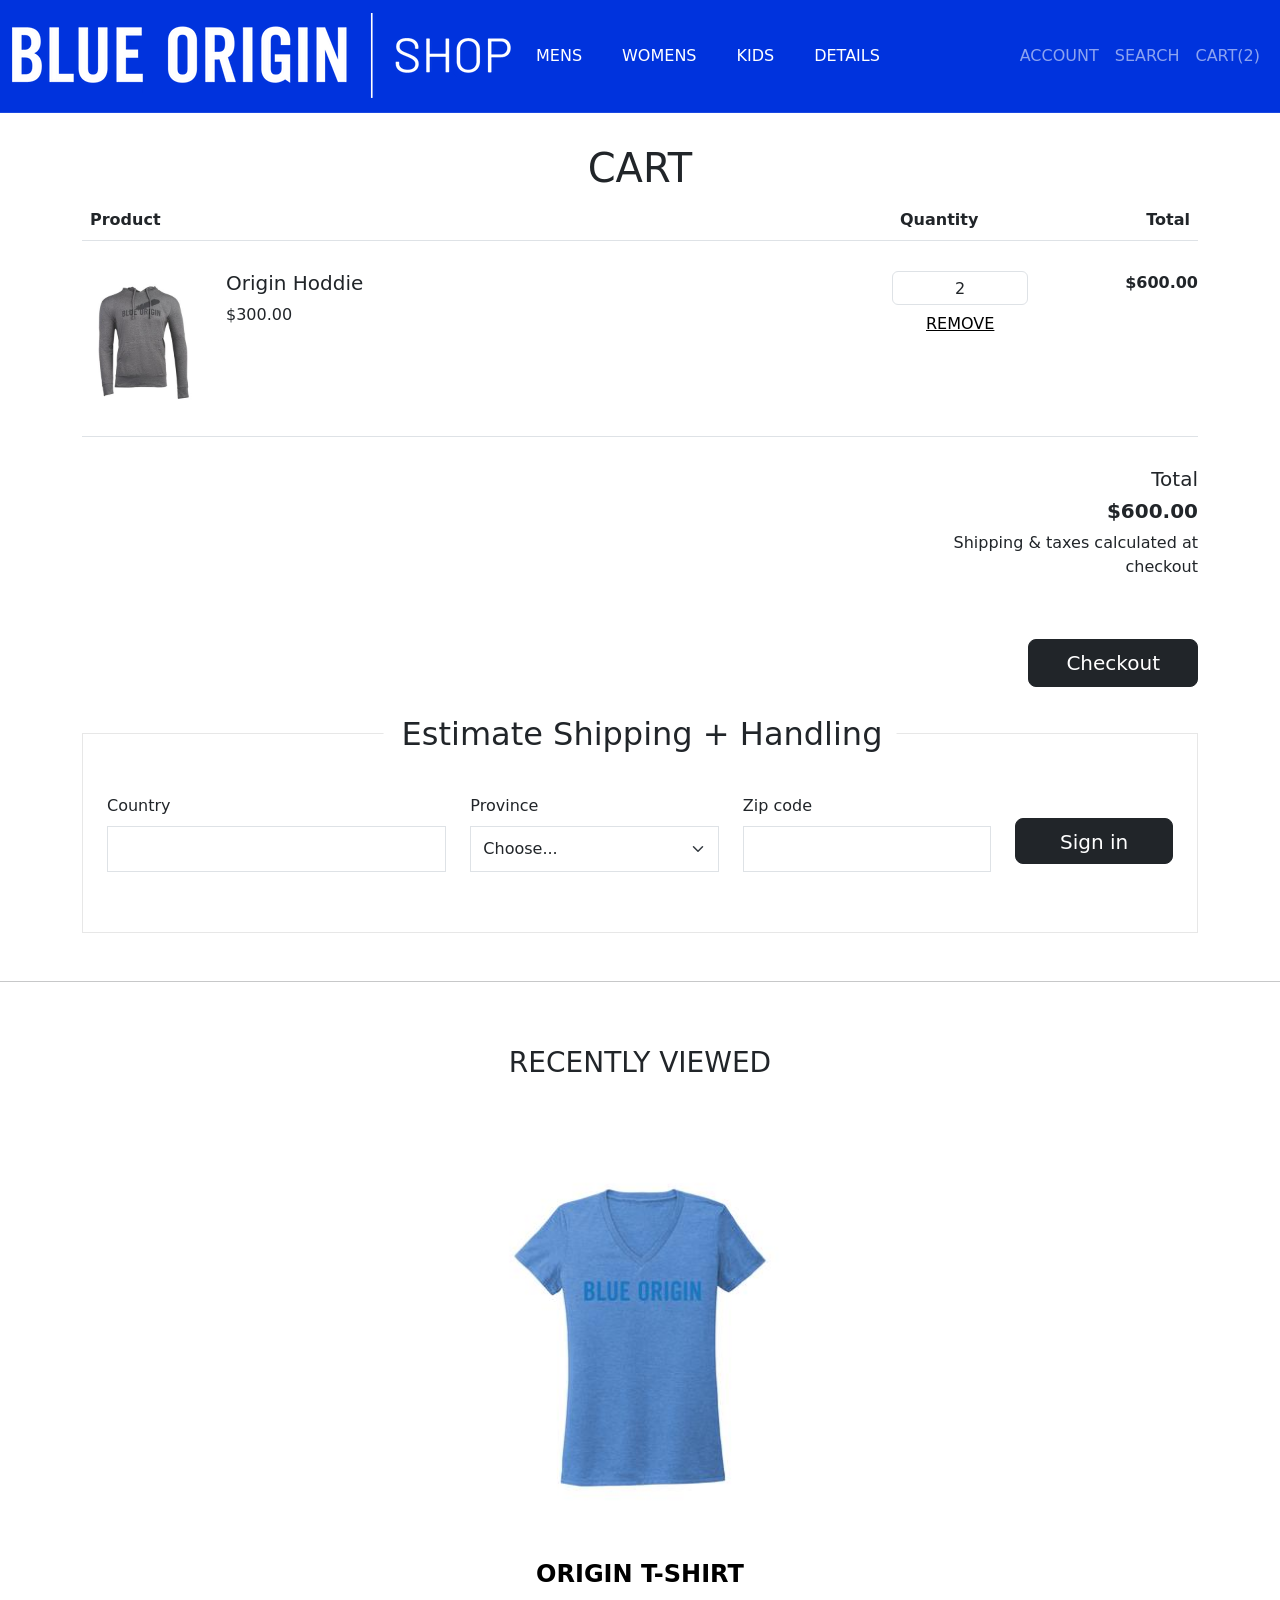
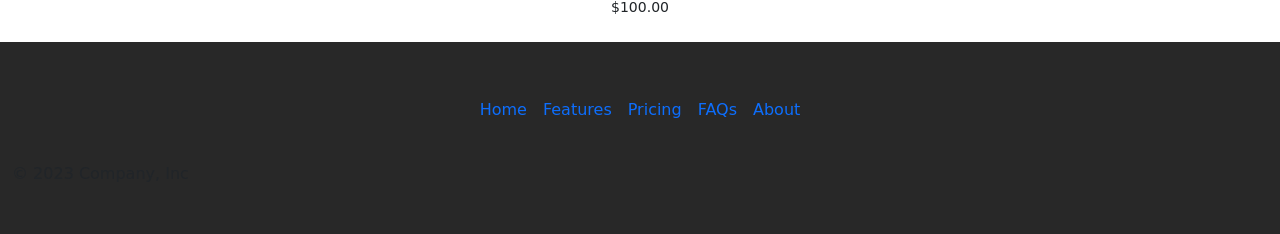
<file: cart.html>
<!doctype html>
<html lang="en" data-bs-theme="auto">

<head>
    <meta charset="utf-8">
    <meta name="viewport" content="width=device-width, initial-scale=1">
    <meta name="description" content="">
    <meta name="author" content="Mark Otto, Jacob Thornton, and Bootstrap contributors">
    <meta name="generator" content="Hugo 0.111.3">
    <title>Blue Origin - Cart</title>

    <link rel="canonical" href="https://getbootstrap.com/docs/5.3/examples/carousel/">

    <!-- Bootstrap -->
    <link href="assets/dist/css/bootstrap.min.css" rel="stylesheet">
    <!-- Custom styles for this template -->
    <link href="assets/css/style.css" rel="stylesheet">
    <link rel="stylesheet" href="assets/css/main.css">
</head>

<body>
    <!-- Start:Header  -->

    <header data-bs-theme="Blue">
        <nav class="navbar navbar-expand-md navbar-dark fixed-top bg-blue border-bottom">
            <div class="container-fluid">
                <a class="navbar-brand" href="index.html">
                    <img src="assets/img/logo.png " />
                </a>
                <button class="navbar-toggler" type="button" data-bs-toggle="collapse" data-bs-target="#navbarCollapse"
                    aria-controls="navbarCollapse" aria-expanded="false" aria-label="Toggle navigation">
                    <span class="navbar-toggler-icon"></span>
                </button>
                <div class="collapse navbar-collapse" id="navbarCollapse">
                    <ul class="navbar-nav me-auto mb-2 mb-md-0">
                        <li class="nav-item dropdown pe-4">
                            <a class="nav-link dropdown-toggle" href="men_list.html" id="dropdown01"
                                data-bs-toggle="dropdown01">MENS</a>

                        </li>

                        <li class="nav-item dropdown pe-4">
                            <a class="nav-link dropdown-toggle" href="women_list.html" id="dropdown01"
                                data-bs-toggle="dropdown01">WOMENS</a>

                        </li>


                        <li class="nav-item dropdown pe-4">
                            <a class="nav-link dropdown-toggle" href="#!" id="dropdown01"
                                data-bs-toggle="dropdown">KIDS</a>
                    
                        </li>

            
                        <li class="nav-item dropdown pe-4">
                            <a class="nav-link dropdown-toggle" href="details.html" id="dropdown01"
                                data-bs-toggle="dropdown01">DETAILS</a>

                        </li>


                    </ul>
                    <ul class="navbar-nav ms-auto mb-2 mb-md-0">
                        <li class="nav-item">
                            <a class="nav-link text-uppercase" aria-current="page" href="#">Account</a>
                        </li>
                        <li class="nav-item">
                            <a class="nav-link text-uppercase" href="#">Search</a>
                        </li>
                        <li class="nav-item text-uppercase">
                            <a class="nav-link" href="cart.html">Cart(2)</a>
                        </li>
                    </ul>
                </div>
            </div>
        </nav>
    </header>
    <!-- End:Header  -->


    <main>
        <!-- Cart Section -->
        <div class="container text-center pt-5 mt-5 mb-md-5">
            <h1><span>CART</span></h1>
            <!-- Start:Cart List -->
            <div class="row align-items-center">
                <div class="col-md-12">
                    <div class="col-sm-12 col-md-12">
                        <table class="table text-md-start">
                            <thead>
                                <tr>
                                    <th>Product</th>

                                    <th>Quantity</th>

                                    <th class="text-end">Total</th>
                                </tr>
                            </thead>
                            <tbody>
                                <tr>
                                    <td class="col-sm-8 col-md-6">
                                        <div class="media d-flex text-start">
                                            <a class="thumbnail pull-left" href="#!"> <img class="media-object"
                                                    src="assets/img/shopimages/Lightweight-Hooded-tee_360x.jpg" /> </a>
                                            <div class="media-body ps-4">

                                                <h5 class="media-heading">Origin Hoddie</h5>
                                                <span>$300.00 </span>
                                            </div>
                                        </div>
                                    </td>

                                    <td class="col-sm-1 col-md-1" style="text-align: center">
                                        <input type="email" class="form-control" id="exampleInputEmail1" value="2" />
                                        <button type="button" class="btn btn-link"><span class="fa fa-remove"></span>
                                            Remove</button>
                                    </td>

                                    <td class="col-sm-1 col-md-1 text-end"><strong>$600.00</strong></td>
                                </tr>
                                <tr>
                                    <td class="border-0"></td>

                                    <td class="text-end border-0" colspan="2">
                                        <h5>Total</h5>
                                        <h5><strong>$600.00</strong></h5>
                                        <p>Shipping & taxes calculated at checkout</p>
                                    </td>
                                </tr>
                                <tr>
                                    <td class="border-0"></td>
                                    <td class="border-0">

                                    </td>
                                    <td class="border-0">
                                        <button type="button"
                                            class="btn btn-dark btn-lg w-100">Checkout <span
                                                class="fa fa-play"></span></button>
                                    </td>
                                </tr>
                            </tbody>
                        </table>
                    </div>

                </div>
            </div><!-- Start:Cart List -->

            <!-- Start:Estimator -->
            <div class="row">
                <div class="col-md-12">
                    <div class="Panel">
                        <h2 class="Panel__Title Heading u-h2 ShippingEstimator__Title">Estimate Shipping + Handling</h2>

                        <div class="row text-start">
                            <div class="col-md-4">
                                <label for="inputCity" class="form-label">Country</label>
                                <input type="text" class="form-control rounded-0" id="inputCity">
                            </div>
                            <div class="col-md-3">
                                <label for="inputState" class="form-label">Province</label>
                                <select id="inputState" class="form-select rounded-0">
                                    <option selected>Choose...</option>
                                    <option>...</option>
                                </select>
                            </div>
                            <div class="col-md-3">
                                <label for="inputZip" class="form-label">Zip code</label>
                                <input type="text" class="form-control rounded-0" id="inputZip">
                            </div>
                            
                            <div class="col-2">
                                <label>&nbsp;</label>
                                <button type="submit" class="btn btn-dark btn-lg w-100">Sign in</button>
                            </div>
                        </div>
                    </div>

                </div>
            </div><!-- End:Recently Viewed -->
        </div>

        
        <hr>

        <!-- Start:Recently Viewed -->
        <div class="container text-center">

            <div class="row py-5">
                <div class="col-md-12">
                    <h3>RECENTLY VIEWED</h3>
                </div>
            </div>
            <div class="row justify-content-center">
                <div class="col-md-4">
                    <div class="featureContent position-relative">
                        <div class="featuredHoveredImg">
                            <img src="assets/img/shopimages/v-neck-womens_360x.jpg" class="img-fluid" />
                        </div>
                        <div class="py-4">
                            <h4>Origin T-Shirt</h4>
                            <p>$100.00</p>
                        </div>
                    </div>
                </div>

            </div>
        </div><!-- End:Recently Viewed -->


        <!-- FOOTER -->

        <footer class="bg-grey py-5">
            <div class="container-fluid">
                <ul class="nav justify-content-center pb-3 mb-3">
                    <li class="nav-item"><a href="index.html" class="nav-link px-2">Home</a></li>
                    <li class="nav-item"><a href="#" class="nav-link px-2">Features</a></li>
                    <li class="nav-item"><a href="cart.html" class="nav-link px-2">Pricing</a></li>
                    <li class="nav-item"><a href="#" class="nav-link px-2">FAQs</a></li>
                    <li class="nav-item"><a href="#" class="nav-link px-2">About</a></li>
                </ul>
                <p class="text-body-primary text-center text-md-start">&copy; 2023 Company, Inc</p>
            </div>
        </footer>

    </main>

  <!-- Jquery -->
  <script src="https://cdnjs.cloudflare.com/ajax/libs/jquery/3.1.0/jquery.min.js"></script>

  <!-- Bootstrap Bundle Js -->
  <script src="assets/dist/js/bootstrap.bundle.min.js"></script>

  <!-- Plus minu for range selector -->
  <script>
    $(document).ready(function () {
      $('.minus').click(function () {
        var $input = $(this).parent().find('input');
        var count = parseInt($input.val()) - 1;
        count = count < 1 ? 1 : count;
        $input.val(count);
        $input.change();
        return false;
      });
      $('.plus').click(function () {
        var $input = $(this).parent().find('input');
        $input.val(parseInt($input.val()) + 1);
        $input.change();
        return false;
      });
    });
  </script>

</body>

</html>
</file>
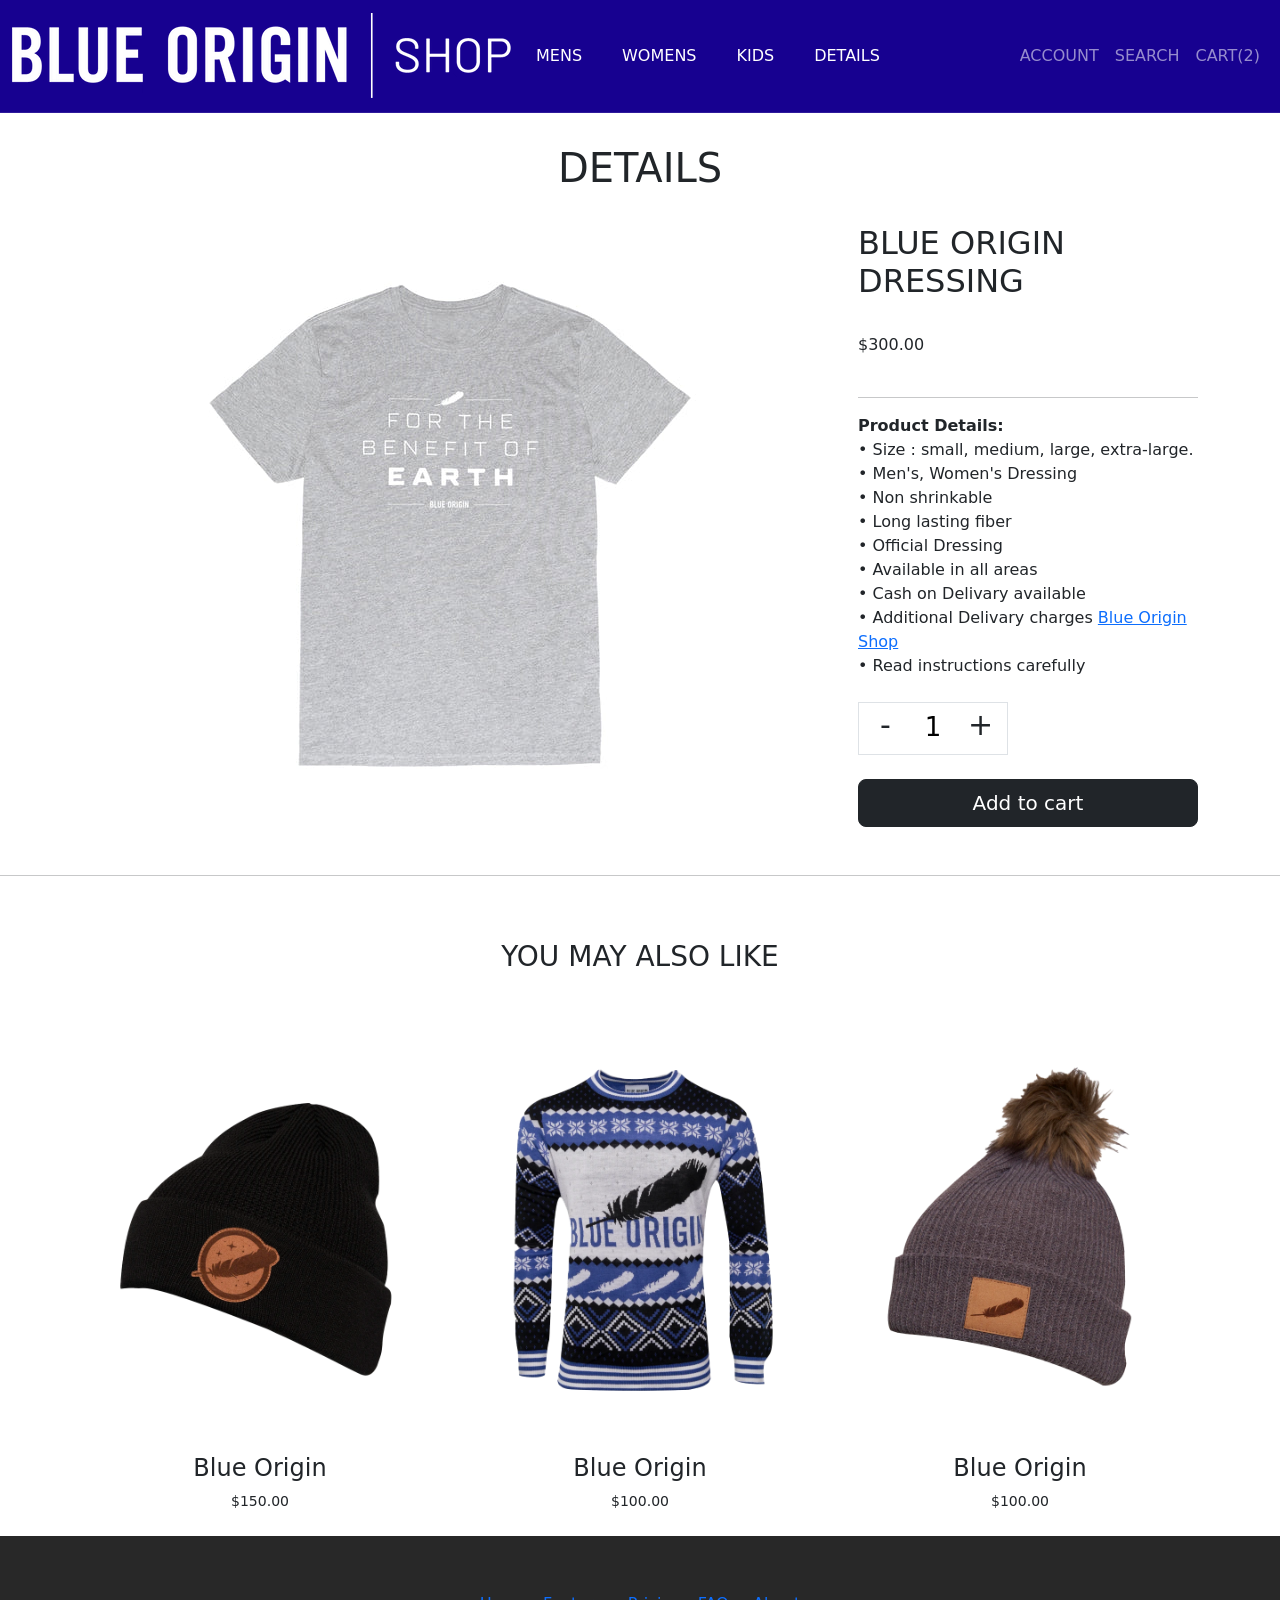
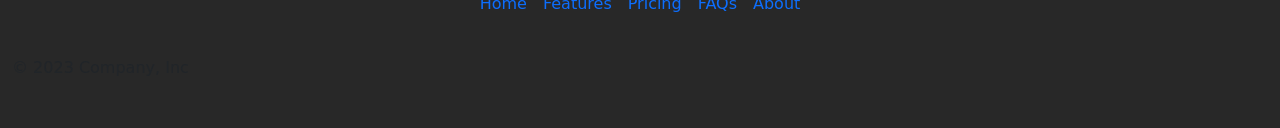
<file: details.html>
<!doctype html>
<html lang="en" data-bs-theme="auto">

<head>
  <meta charset="utf-8">
  <meta name="viewport" content="width=device-width, initial-scale=1">
  <meta name="description" content="">
  <meta name="author" content="Mark Otto, Jacob Thornton, and Bootstrap contributors">
  <meta name="generator" content="Hugo 0.111.3">
  <title>Blue Origin - Details</title>

  <link rel="canonical" href="https://getbootstrap.com/docs/5.3/examples/carousel/">

  <!-- Bootstrap -->
  <link href="assets/dist/css/bootstrap.min.css" rel="stylesheet">
  <!-- Custom styles for this template -->
  <link href="assets/css/style.css" rel="stylesheet">
</head>

<body>
  <!-- Start:Header  -->

  <header data-bs-theme="blue">
    <nav class="navbar navbar-expand-md navbar-dark fixed-top bg-blue border-bottom">
      <div class="container-fluid">
        <a class="navbar-brand" href="index.html">
          <img src="assets/img/logo.png " />
        </a>
        <button class="navbar-toggler" type="button" data-bs-toggle="collapse" data-bs-target="#navbarCollapse"
          aria-controls="navbarCollapse" aria-expanded="false" aria-label="Toggle navigation">
          <span class="navbar-toggler-icon"></span>
        </button>
        <div class="collapse navbar-collapse" id="navbarCollapse">
          <ul class="navbar-nav me-auto mb-2 mb-md-0">
            <li class="nav-item dropdown pe-4">
              <a class="nav-link dropdown-toggle" href="men_list.html" id="dropdown01" data-bs-toggle="dropdown">MENS</a>
              <div class="dropdown-menu rounded-0" aria-labelledby="dropdown01">
                <a class="dropdown-item" href="men_list.html">Shirts</a>
                <a class="dropdown-item" href="#">Outerwear</a>
                <a class="dropdown-item" href="#">View All</a>
              </div>
            </li>

            <li class="nav-item dropdown pe-4">
              <a class="nav-link dropdown-toggle" href="women_list.html" id="dropdown01" data-bs-toggle="dropdown">WOMENS</a>
              <div class="dropdown-menu rounded-0" aria-labelledby="dropdown01">
                <a class="dropdown-item" href="women_list.html">Shirts</a>
                <a class="dropdown-item" href="#">Outerwear</a>
                <a class="dropdown-item" href="#">View All</a>
              </div>
            </li>

            <li class="nav-item dropdown pe-4">
              <a class="nav-link dropdown-toggle" href="#" id="dropdown01" data-bs-toggle="dropdown">KIDS</a>
              <div class="dropdown-menu rounded-0" aria-labelledby="dropdown01">
                <a class="dropdown-item" href="#">Shirts</a>
                <a class="dropdown-item" href="#">Outerwear</a>
                <a class="dropdown-item" href="#">View All</a>
              </div>
            </li>

        
            <li class="nav-item dropdown pe-4">
              <a class="nav-link dropdown-toggle" href="details.html" id="dropdown01" data-bs-toggle="dropdown01">DETAILS</a>
              <div class="dropdown-menu rounded-0" aria-labelledby="dropdown01">
                <a class="dropdown-item" href="#">View All</a>
              </div>
            </li>


          </ul>
          <ul class="navbar-nav ms-auto mb-2 mb-md-0">
            <li class="nav-item">
              <a class="nav-link text-uppercase" aria-current="page" href="#">Account</a>
            </li>
            <li class="nav-item">
              <a class="nav-link text-uppercase" href="#">Search</a>
            </li>
            <li class="nav-item text-uppercase">
              <a class="nav-link" href="cart.html">Cart(2)</a>
            </li>
          </ul>
        </div>
      </div>
    </nav>
  </header>
  <!-- End:Header  -->


  <main>
    <!-- Hero Section -->


    <!-- Content Section -->
    <div class="container text-center pt-5 mt-5 mb-md-5">
      <H1><span>DETAILS</span></H1>
      <span><br></span>
      <div class="row align-items-center">
        <div class="col-md-8">
          <div class="carousel-container justify-content-center">
            <!-- data-bs-interval: the amount of time to delay between automatically cycling an item. If false, carousel will not automatically cycle -->
            <!-- data-bs wrap: whether the carousel should cycle continuously (i.e go from first to last and vice-versa) -->
            <div id="vertical-carousel" class="carousel slide" data-bs-ride="carousel" data-bs-interval="false"
              data-bs-wrap="false">
              <!-- Carousel slide indicators -->
              <ol class="carousel-indicators">
                <li data-bs-target="#vertical-carousel" data-bs-slide-to="0" class="active" aria-current="true"
                  aria-label="Slide 1"></li>
                <li data-bs-target="#vertical-carousel" data-bs-slide-to="1" aria-label="Slide 2"></li>
                <li data-bs-target="#vertical-carousel" data-bs-slide-to="2" aria-label="Slide 3"></li>
                <li data-bs-target="#vertical-carousel" data-bs-slide-to="3" aria-label="Slide 4"></li>
              </ol>
              <div class="carousel-inner">
                <!-- Carousel item represents each slide -->
                <div class="carousel-item active">
                  <img src="assets/img/shopimages/business-shirt_360x.jpg" class="img-fluid" />
                </div>
                <div class="carousel-item">
                  <img src="assets/img/shopimages/Lightweight-Hooded-tee_360x.jpg" />
                </div>
                <div class="carousel-item">
                  <img src="assets/img/shopimages/flowry-back_360x.jpg" />
                </div>
                <div class="carousel-item">
                  <img src="assets/img/featured-4.png" />
                </div>
              </div>
            </div>

          </div>
        </div>
        <div class="col-md-4 text-start">
          <div class="ps-3">
            <div>
              <h2 class="text-uppercase">Blue Origin Dressing</h2>
              <div>
                <div>&nbsp;</div>
                $300.00
                <div>&nbsp;</div>
              </div>
              <hr>
              <div>
                <div>
                  <strong data-mce-fragment="1">Product Details:</strong><br data-mce-fragment="1" />
                  &bull;&nbsp;Size : small, medium, large, extra-large.<br data-mce-fragment="1" />
                  &bull;&nbsp;Men's, Women's Dressing<br data-mce-fragment="1" />
                  &bull;&nbsp;Non shrinkable<br data-mce-fragment="1" />
                  &bull;&nbsp;Long lasting fiber<br data-mce-fragment="1" />
                  &bull;&nbsp;Official Dressing<br />
                  &bull;&nbsp;Available in all areas&nbsp;<br data-mce-fragment="1" />
                  &bull;&nbsp;Cash on Delivary available<br />
                  &bull; Additional Delivary charges <a
                    title="Falcon 9 launch bundle" href="https://estesrockets.com/falcon-9-bundle/" target="_blank"
                    rel="noopener noreferrer">Blue Origin Shop</a>
                  <br />
                  &bull; Read instructions carefully
                </div>
              </div>
            </div>
            <form accept-charset="UTF-8" action="" enctype="multipart/form-data" method="post">
              <div>
                <div class="number d-flex border mt-4 mb-4 justify-content-center py-2">
                  <span class="minus cursor rounded-0">-</span>
                  <input type="text" value="1" />
                  <span class="plus cursor rounded-0">+</span>
                </div>
              </div>
              <button type="submit" class="btn btn-dark btn-lg  w-100">Add to cart</button>

            </form>
          </div>

        </div>
      </div>

    </div>
    <hr>
    <div class="container text-center">

      <div class="row py-5">
        <div class="col-md-12">
          <h3>YOU MAY ALSO LIKE</h3>
        </div>
      </div>
      <div class="row">
        <div class="col-md-4">
          <div class="featureContent position-relative">
            <div class="featuredHoveredImg">
              <img src="assets/img/shopimages/cuff-beanie.png" class="img-fluid" />
            </div>
            <div class="py-4">
              <h4>Blue Origin </h4>
              <p>$150.00</p>
            </div>
          </div>
        </div>
        <div class="col-md-4">
          <div class="featureContent position-relative">
            <div class="featuredHoveredImg">
              <img src="assets/img/shopimages/sweater.png" class="img-fluid" />
            </div>
            <div class="py-4">
              <h4>Blue Origin </h4>
              <p>$100.00</p>
            </div>
          </div>
        </div>
        <div class="col-md-4">
          <div class="featureContent position-relative">
            <div class="featuredHoveredImg">
              <img src="assets/img/shopimages/faux-baenie.png" class="img-fluid" />
            </div>
            <div class="py-4">
              <h4>Blue Origin </h4>
              <p>$100.00</p>
            </div>
          </div>
        </div>
      </div>
    </div>


    <!-- FOOTER -->

    <footer class="bg-grey py-5">
      <div class="container-fluid">
        <ul class="nav justify-content-center pb-3 mb-3">
          <li class="nav-item"><a href="index.html" class="nav-link px-2">Home</a></li>
          <li class="nav-item"><a href="#" class="nav-link px-2">Features</a></li>
          <li class="nav-item"><a href="cart.html" class="nav-link px-2">Pricing</a></li>
          <li class="nav-item"><a href="#" class="nav-link px-2">FAQs</a></li>
          <li class="nav-item"><a href="#" class="nav-link px-2">About</a></li>
        </ul>
        <p class="text-body-primary text-center text-md-start">&copy; 2023 Company, Inc</p>
      </div>
    </footer>

  </main>

  <!-- Jquery -->
  <script src="https://cdnjs.cloudflare.com/ajax/libs/jquery/3.1.0/jquery.min.js"></script>

  <!-- Bootstrap Bundle Js -->
  <script src="assets/dist/js/bootstrap.bundle.min.js"></script>

  <!-- Plus minu for range selector -->
  <script>
    $(document).ready(function () {
      $('.minus').click(function () {
        var $input = $(this).parent().find('input');
        var count = parseInt($input.val()) - 1;
        count = count < 1 ? 1 : count;
        $input.val(count);
        $input.change();
        return false;
      });
      $('.plus').click(function () {
        var $input = $(this).parent().find('input');
        $input.val(parseInt($input.val()) + 1);
        $input.change();
        return false;
      });
    });
  </script>

</body>

</html>
</file>
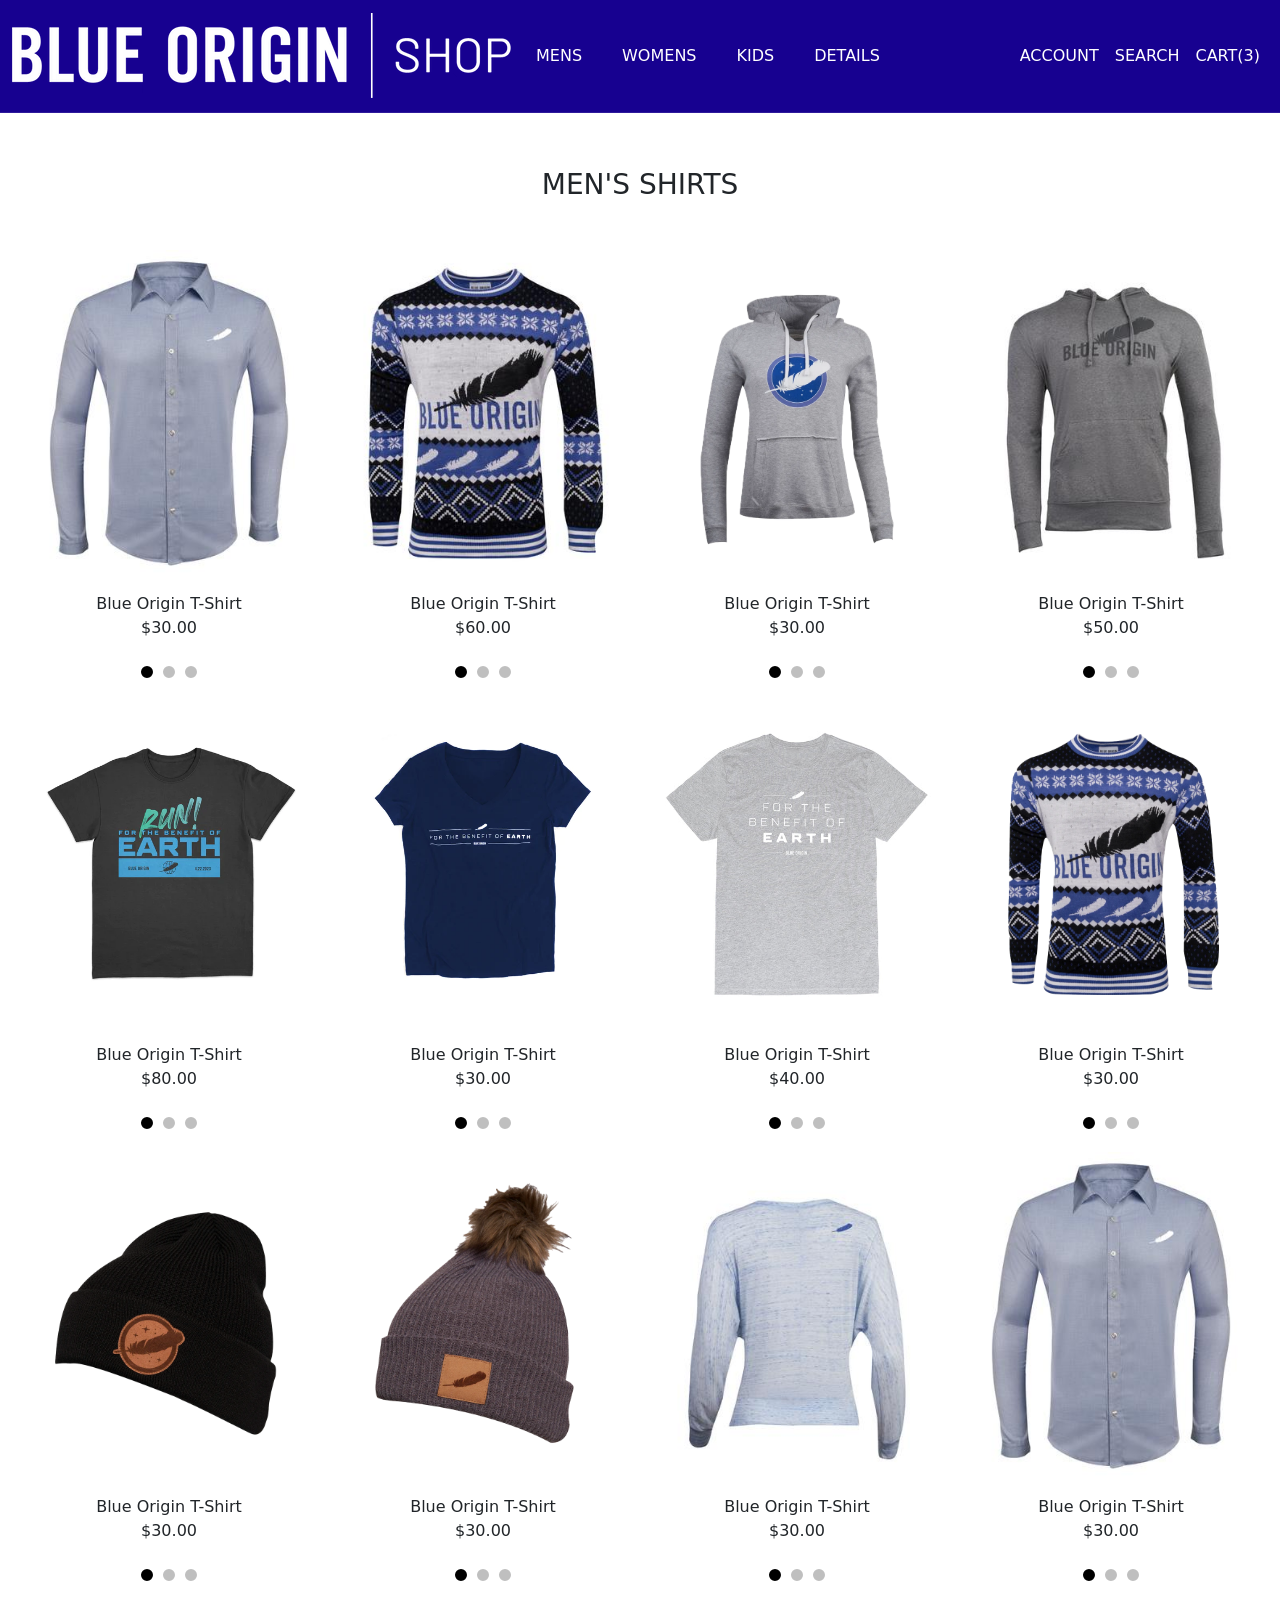
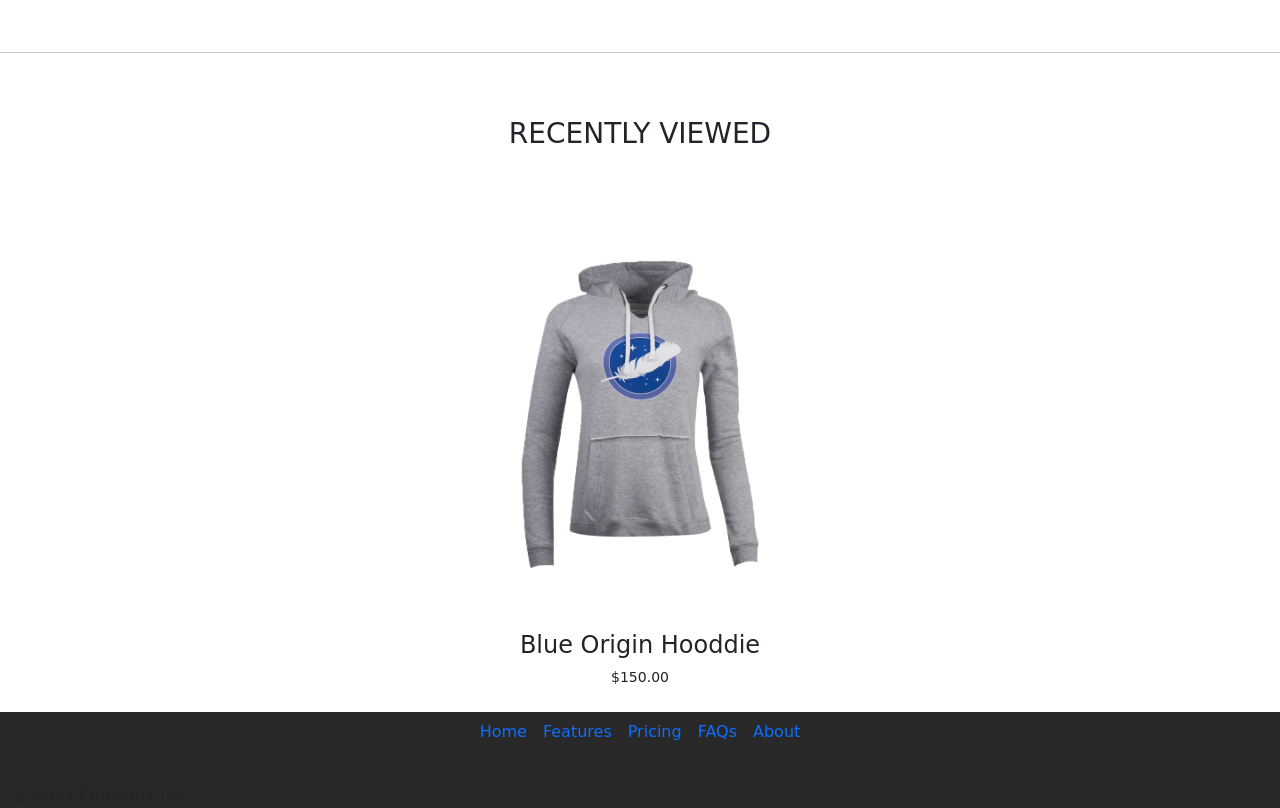
<file: men_list.html>
<!doctype html>
<html lang="en" data-bs-theme="auto">

<head>
    <meta charset="utf-8">
    <meta name="viewport" content="width=device-width, initial-scale=1">
    <meta name="description" content="">
    <meta name="author" content="Mark Otto, Jacob Thornton, and Bootstrap contributors">
    <meta name="generator" content="Hugo 0.111.3">
    <title>Blue Origin Shop</title>

    <link rel="canonical" href="https://getbootstrap.com/docs/5.3/examples/carousel/">

    <!-- Bootstrap -->
    <link href="assets/dist/css/bootstrap.min.css" rel="stylesheet">
    <!-- Custom styles for this template -->
    <link href="assets/css/style.css" rel="stylesheet">
</head>

<body>
    <!-- Start:Header  -->

    <header>
        <nav class="navbar navbar-expand-md navbar-dark fixed-top border-bottom">
            <div class="container-fluid">
                <a class="navbar-brand" href="index.html">
                    <img src="assets/img/logo.png" />
                </a>
                <button class="navbar-toggler" type="button" data-bs-toggle="collapse" data-bs-target="#navbarCollapse"
                    aria-controls="navbarCollapse" aria-expanded="false" aria-label="Toggle navigation">
                    <span class="navbar-toggler-icon"></span>
                </button>
                <div class="collapse navbar-collapse" id="navbarCollapse">
                    <ul class="navbar-nav me-auto mb-2 mb-md-0">
                        <li class="nav-item dropdown pe-4">
                            <a class="nav-link dropdown-toggle" href="men_list.html" id="dropdown01"
                                data-bs-toggle="Dropdown">MENS</a>
                            <div class="dropdown-menu rounded-0" aria-labelledby="dropdown01">
                                <a class="dropdown-item" href="#">Shirts</a>
                                <a class="dropdown-item" href="#">Outerwear</a>
                                <a class="dropdown-item" href="#">View All</a>
                            </div>
                        </li>

                        <li class="nav-item dropdown pe-4">
                            <a class="nav-link dropdown-toggle" href="women_list.html" id="dropdown01"
                                data-bs-toggle="dropdown">WOMENS</a>
                            <div class="dropdown-menu rounded-0" aria-labelledby="dropdown01">
                                <a class="dropdown-item" href="women_list.html">Shirts</a>
                                <a class="dropdown-item" href="#">Outerwear</a>
                                <a class="dropdown-item" href="#">View All</a>
                            </div>
                        </li>

                        <li class="nav-item dropdown pe-4">
                            <a class="nav-link dropdown-toggle" href="#" id="dropdown01"
                                data-bs-toggle="dropdown">KIDS</a>
                            <div class="dropdown-menu rounded-0" aria-labelledby="dropdown01">
                                <a class="dropdown-item" href="#">Shirts</a>
                                <a class="dropdown-item" href="#">Outerwear</a>
                                <a class="dropdown-item" href="#">View All</a>
                            </div>
                        </li>

                        <li class="nav-item dropdown pe-4">
                            <a class="nav-link dropdown-toggle" href="details.html" id="dropdown01"
                                data-bs-toggle="dropdown01">DETAILS</a>
                            <div class="dropdown-menu rounded-0" aria-labelledby="dropdown01">
                                <a class="dropdown-item" href="#">View All</a>
                            </div>
                        </li>


                    </ul>
                    <ul class="navbar-nav ms-auto mb-2 mb-md-0">
                        <li class="nav-item">
                            <a class="nav-link text-uppercase" id="dropdown01" aria-current="page" href="#">Account</a>
                        </li>
                        <li class="nav-item">
                            <a class="nav-link text-uppercase" id="dropdown01" href="#">Search</a>
                        </li>
                        <li class="nav-item text-uppercase">
                            <a class="nav-link" id="dropdown01" href="cart.html">Cart(3)</a>
                        </li>
                    </ul>
                </div>
            </div>
        </nav>
    </header>
    <!-- End:Header  -->


    <main>
        <!-- Hero Section -->


        <!-- Content Section -->
        <div class="container-fluid text-center pt-5 mt-5 mb-md-5">
            <div class="row align-items-center">
                <div class="col-md-12">
                    <!-- Page Content -->
                    <div class="container-fluid">
                        <h3 class="fw-medium text-center mt-4 mb-5">MEN'S SHIRTS</h3>


                        <div class="row text-center text-lg-start">
                            <div class="col-lg-3 col-md-4 col-6">
                                <a href="#" class="d-block">
                                    <img class="img-fluid" src="assets/img/shopimages/business-shirt_360x.jpg" alt="" />
                                </a>
                                <div class="text-center mb-4 mt-3">
                                    <p>Blue Origin T-Shirt</p>
                                    <p>$30.00</p>
                                </div>
                                <ol class="carousel-indicators galleryIndicator">
                                    <li data-bs-target="#" data-bs-slide-to="0" class="active"></li>
                                    <li data-bs-target="#" data-bs-slide-to="1"></li>
                                    <li data-bs-target="#" data-bs-slide-to="2"></li>
                                </ol>
                            </div>
                            <div class="col-lg-3 col-md-4 col-6">
                                <a href="#" class="d-block">
                                    <img class="img-fluid" src="assets/img/shopimages/christmas-sweater_360x.jpg" alt="" />
                                </a>
                                <div class="text-center mb-4 mt-3">
                                    <p>Blue Origin T-Shirt</p>
                                    <p>$60.00</p>
                                </div>
                                <ol class="carousel-indicators galleryIndicator">
                                    <li data-bs-target="#" data-bs-slide-to="0" class="active"></li>
                                    <li data-bs-target="#" data-bs-slide-to="1"></li>
                                    <li data-bs-target="#" data-bs-slide-to="2"></li>
                                </ol>
                            </div>
                            <div class="col-lg-3 col-md-4 col-6">
                                <a href="#" class="d-block">
                                    <img class="img-fluid" src="assets/img/shopimages/hoodie_b2047829-315a-4c2d-bfab-b678ee9c4b98.png" alt="" />
                                </a>
                                <div class="text-center mb-4 mt-3">
                                    <p>Blue Origin T-Shirt</p>
                                    <p>$30.00</p>
                                </div>
                                <ol class="carousel-indicators galleryIndicator">
                                    <li data-bs-target="#" data-bs-slide-to="0" class="active"></li>
                                    <li data-bs-target="#" data-bs-slide-to="1"></li>
                                    <li data-bs-target="#" data-bs-slide-to="2"></li>
                                </ol>
                            </div>
                            <div class="col-lg-3 col-md-4 col-6">
                                <a href="#" class="d-block">
                                    <img class="img-fluid" src="assets/img/shopimages/Lightweight-Hooded-tee_360x.jpg" alt="" />
                                </a>
                                <div class="text-center mb-4 mt-3">
                                    <p>Blue Origin T-Shirt</p>
                                    <p>$50.00</p>
                                </div>
                                <ol class="carousel-indicators galleryIndicator">
                                    <li data-bs-target="#" data-bs-slide-to="0" class="active"></li>
                                    <li data-bs-target="#" data-bs-slide-to="1"></li>
                                    <li data-bs-target="#" data-bs-slide-to="2"></li>
                                </ol>
                            </div>
                            <div class="col-lg-3 col-md-4 col-6">
                                <a href="#" class="d-block">
                                    <img class="img-fluid" src="assets/img/featured-2.png" alt="" />
                                </a>
                                <div class="text-center mb-4 mt-3">
                                    <p>Blue Origin T-Shirt</p>
                                    <p>$80.00</p>
                                </div>
                                <ol class="carousel-indicators galleryIndicator">
                                    <li data-bs-target="#" data-bs-slide-to="0" class="active"></li>
                                    <li data-bs-target="#" data-bs-slide-to="1"></li>
                                    <li data-bs-target="#" data-bs-slide-to="2"></li>
                                </ol>
                            </div>
                            <div class="col-lg-3 col-md-4 col-6">
                                <a href="#" class="d-block">
                                    <img class="img-fluid" src="assets/img/featured-3.png" alt="" />
                                </a>
                                <div class="text-center mb-4 mt-3">
                                    <p>Blue Origin T-Shirt</p>
                                    <p>$30.00</p>
                                </div>
                                <ol class="carousel-indicators galleryIndicator">
                                    <li data-bs-target="#" data-bs-slide-to="0" class="active"></li>
                                    <li data-bs-target="#" data-bs-slide-to="1"></li>
                                    <li data-bs-target="#" data-bs-slide-to="2"></li>
                                </ol>
                            </div>
                            <div class="col-lg-3 col-md-4 col-6">
                                <a href="#" class="d-block">
                                    <img class="img-fluid" src="assets/img/featured-4.png" alt="" />
                                </a>
                                <div class="text-center mb-4 mt-3">
                                    <p>Blue Origin T-Shirt</p>
                                    <p>$40.00</p>
                                </div>
                                <ol class="carousel-indicators galleryIndicator">
                                    <li data-bs-target="#" data-bs-slide-to="0" class="active"></li>
                                    <li data-bs-target="#" data-bs-slide-to="1"></li>
                                    <li data-bs-target="#" data-bs-slide-to="2"></li>
                                </ol>
                            </div>
                            <div class="col-lg-3 col-md-4 col-6">
                                <a href="#" class="d-block">
                                    <img class="img-fluid" src="assets/img/shopimages/sweater.png" alt="" />
                                </a>
                                <div class="text-center mb-4 mt-3">
                                    <p>Blue Origin T-Shirt</p>
                                    <p>$30.00</p>
                                </div>
                                <ol class="carousel-indicators galleryIndicator">
                                    <li data-bs-target="#" data-bs-slide-to="0" class="active"></li>
                                    <li data-bs-target="#" data-bs-slide-to="1"></li>
                                    <li data-bs-target="#" data-bs-slide-to="2"></li>
                                </ol>
                            </div>
                            <div class="col-lg-3 col-md-4 col-6">
                                <a href="#" class="d-block">
                                    <img class="img-fluid" src="assets/img/shopimages/cuff-beanie.png" alt="" />
                                </a>
                                <div class="text-center mb-4 mt-3">
                                    <p>Blue Origin T-Shirt</p>
                                    <p>$30.00</p>
                                </div>
                                <ol class="carousel-indicators galleryIndicator">
                                    <li data-bs-target="#" data-bs-slide-to="0" class="active"></li>
                                    <li data-bs-target="#" data-bs-slide-to="1"></li>
                                    <li data-bs-target="#" data-bs-slide-to="2"></li>
                                </ol>
                            </div>
                            <div class="col-lg-3 col-md-4 col-6">
                                <a href="#" class="d-block">
                                    <img class="img-fluid" src="assets/img/shopimages/faux-baenie.png" alt="" />
                                </a>
                                <div class="text-center mb-4 mt-3">
                                    <p>Blue Origin T-Shirt</p>
                                    <p>$30.00</p>
                                </div>
                                <ol class="carousel-indicators galleryIndicator">
                                    <li data-bs-target="#" data-bs-slide-to="0" class="active"></li>
                                    <li data-bs-target="#" data-bs-slide-to="1"></li>
                                    <li data-bs-target="#" data-bs-slide-to="2"></li>
                                </ol>
                            </div>
                            <div class="col-lg-3 col-md-4 col-6">
                                <a href="#" class="d-block">
                                    <img class="img-fluid" src="assets/img/shopimages/flowry-back_360x.jpg" alt="" />
                                </a>
                                <div class="text-center mb-4 mt-3">
                                    <p>Blue Origin T-Shirt</p>
                                    <p>$30.00</p>
                                </div>
                                <ol class="carousel-indicators galleryIndicator">
                                    <li data-bs-target="#" data-bs-slide-to="0" class="active"></li>
                                    <li data-bs-target="#" data-bs-slide-to="1"></li>
                                    <li data-bs-target="#" data-bs-slide-to="2"></li>
                                </ol>
                            </div>
                            <div class="col-lg-3 col-md-4 col-6">
                                <a href="#" class="d-block">
                                    <img class="img-fluid" src="assets/img/shopimages/business-shirt_360x.jpg" alt="" />
                                </a>
                                <div class="text-center mb-4 mt-3">
                                    <p>Blue Origin T-Shirt</p>
                                    <p>$30.00</p>
                                </div>
                                <ol class="carousel-indicators galleryIndicator">
                                    <li data-bs-target="#" data-bs-slide-to="0" class="active"></li>
                                    <li data-bs-target="#" data-bs-slide-to="1"></li>
                                    <li data-bs-target="#" data-bs-slide-to="2"></li>
                                </ol>
                            </div>
                        </div>
                    </div>


                </div>

            </div>

        </div>
        <hr>
        <div class="container text-center">

            <div class="row py-5">
                <div class="col-md-12">
                    <h3>RECENTLY VIEWED</h3>
                </div>
            </div>
            <div class="row justify-content-center">
                <div class="col-md-4">
                    <div class="featureContent position-relative">
                        <div class="featuredHoveredImg">
                            <img src="assets/img/shopimages/hoodie_b2047829-315a-4c2d-bfab-b678ee9c4b98.png"
                                class="img-fluid" />
                        </div>
                        <div class="py-4">
                            <h4>Blue Origin Hooddie</h4>
                            <p>$150.00</p>
                        </div>
                    </div>
                </div>

            </div>
        </div>


        <!-- FOOTER -->

        <footer>
            <div class="container-fluid">
                <ul class="nav justify-content-center pb-3 mb-3">
                    <li class="nav-item"><a href="index.html" class="nav-link px-2">Home</a></li>
                    <li class="nav-item"><a href="#" class="nav-link px-2">Features</a></li>
                    <li class="nav-item"><a href="cart.html" class="nav-link px-2">Pricing</a></li>
                    <li class="nav-item"><a href="#" class="nav-link px-2">FAQs</a></li>
                    <li class="nav-item"><a href="#" class="nav-link px-2">About</a></li>
                </ul>
                <p class="text-body-primary text-center text-md-start">&copy; 2023 Company, Inc</p>
            </div>
        </footer>

    </main>

    <!-- Jquery -->
    <script src="https://cdnjs.cloudflare.com/ajax/libs/jquery/3.1.0/jquery.min.js"></script>

    <!-- Bootstrap Bundle Js -->
    <script src="assets/dist/js/bootstrap.bundle.min.js"></script>

    <!-- Plus minu for range selector -->
    <script>
        $(document).ready(function () {
            $('.minus').click(function () {
                var $input = $(this).parent().find('input');
                var count = parseInt($input.val()) - 1;
                count = count < 1 ? 1 : count;
                $input.val(count);
                $input.change();
                return false;
            });
            $('.plus').click(function () {
                var $input = $(this).parent().find('input');
                $input.val(parseInt($input.val()) + 1);
                $input.change();
                return false;
            });
        });
    </script>

</body>

</html>
</file>
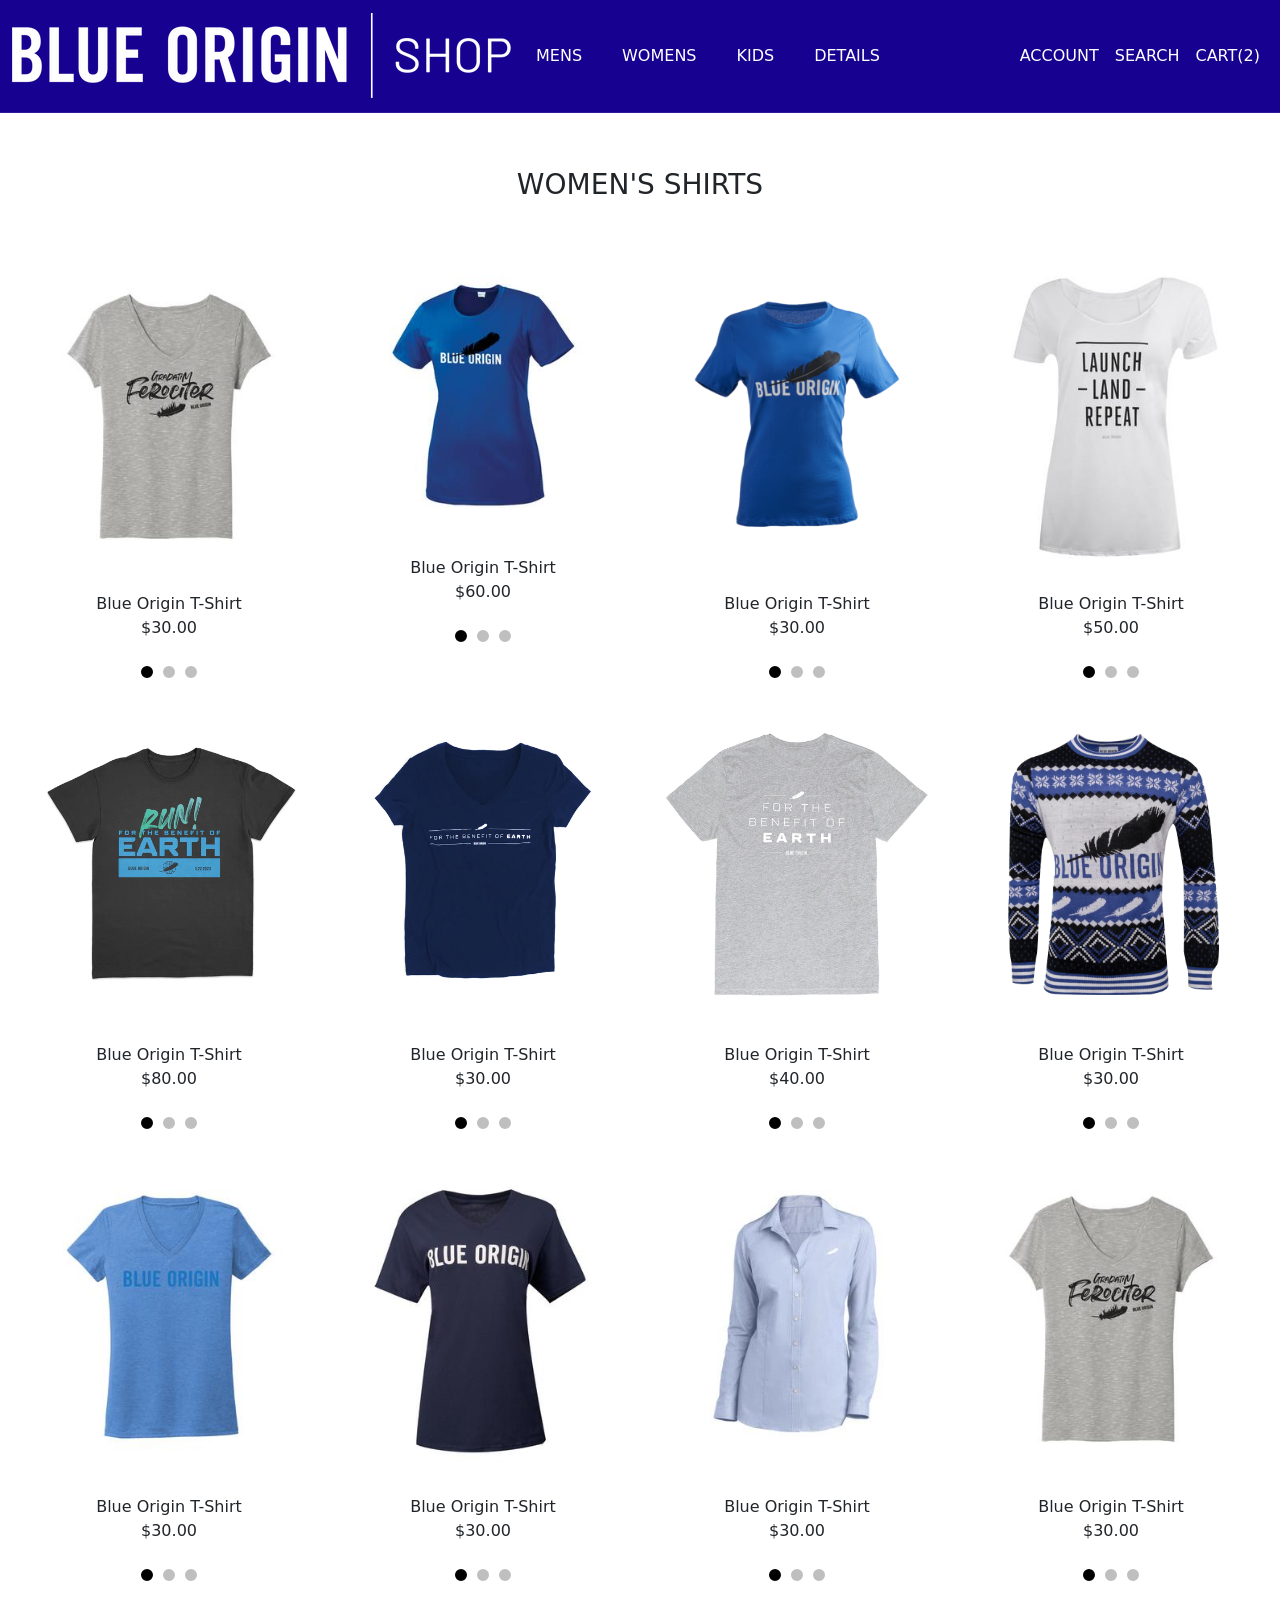
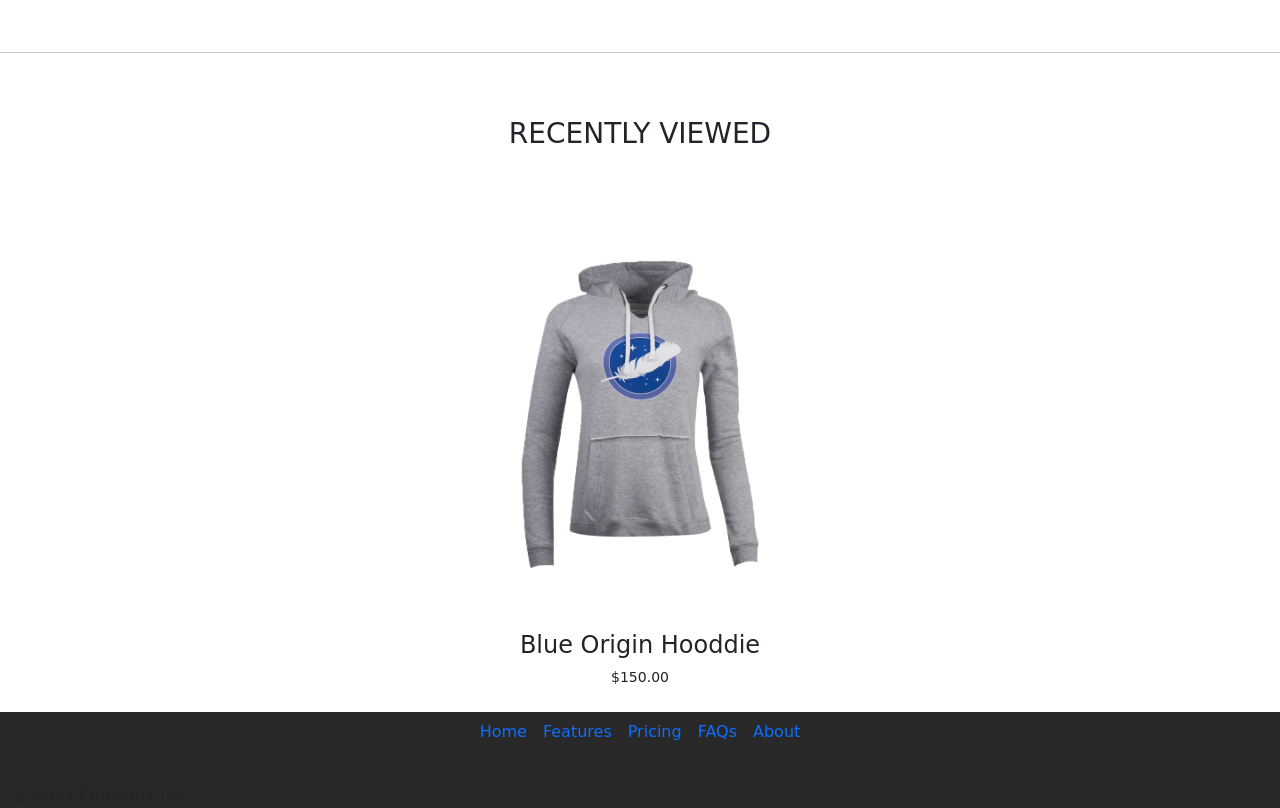
<file: women_list.html>
<!doctype html>
<html lang="en" data-bs-theme="auto">

<head>
    <meta charset="utf-8">
    <meta name="viewport" content="width=device-width, initial-scale=1">
    <meta name="description" content="">
    <meta name="author" content="Mark Otto, Jacob Thornton, and Bootstrap contributors">
    <meta name="generator" content="Hugo 0.111.3">
    <title>Blue Origin Shop</title>

    <link rel="canonical" href="https://getbootstrap.com/docs/5.3/examples/carousel/">

    <!-- Bootstrap -->
    <link href="assets/dist/css/bootstrap.min.css" rel="stylesheet">
    <!-- Custom styles for this template -->
    <link href="assets/css/style.css" rel="stylesheet">
</head>

<body>
    <!-- Start:Header  -->

    <header>
        <nav class="navbar navbar-expand-md navbar-dark fixed-top border-bottom">
            <div class="container-fluid">
                <a class="navbar-brand" href="index.html">
                    <img src="assets/img/logo.png" />
                </a>
                <button class="navbar-toggler" type="button" data-bs-toggle="collapse" data-bs-target="#navbarCollapse"
                    aria-controls="navbarCollapse" aria-expanded="false" aria-label="Toggle navigation">
                    <span class="navbar-toggler-icon"></span>
                </button>
                <div class="collapse navbar-collapse" id="navbarCollapse">
                    <ul class="navbar-nav me-auto mb-2 mb-md-0">
                        <li class="nav-item dropdown pe-4">
                            <a class="nav-link dropdown-toggle" href="men_list.html" id="dropdown01"
                                data-bs-toggle="Dropdown">MENS</a>
                            <div class="dropdown-menu rounded-0" aria-labelledby="dropdown01">
                                <a class="dropdown-item" href="#">Shirts</a>
                                <a class="dropdown-item" href="#">Outerwear</a>
                                <a class="dropdown-item" href="#">View All</a>
                            </div>
                        </li>

                        <li class="nav-item dropdown pe-4">
                            <a class="nav-link dropdown-toggle" href="women_list.html" id="dropdown01"
                                data-bs-toggle="dropdown">WOMENS</a>
                            <div class="dropdown-menu rounded-0" aria-labelledby="dropdown01">
                                <a class="dropdown-item" href="#">Shirts</a>
                                <a class="dropdown-item" href="#">Outerwear</a>
                                <a class="dropdown-item" href="#">View All</a>
                            </div>
                        </li>

                        <li class="nav-item dropdown pe-4">
                            <a class="nav-link dropdown-toggle" href="#" id="dropdown01"
                                data-bs-toggle="dropdown">KIDS</a>
                            <div class="dropdown-menu rounded-0" aria-labelledby="dropdown01">
                                <a class="dropdown-item" href="#">Shirts</a>
                                <a class="dropdown-item" href="#">Outerwear</a>
                                <a class="dropdown-item" href="#">View All</a>
                            </div>
                        </li>

                        <li class="nav-item dropdown pe-4">
                            <a class="nav-link dropdown-toggle" href="details.html" id="dropdown01"
                                data-bs-toggle="dropdown01">DETAILS</a>
                            <div class="dropdown-menu rounded-0" aria-labelledby="dropdown01">
                                <a class="dropdown-item" href="#">View All</a>
                            </div>
                        </li>


                    </ul>
                    <ul class="navbar-nav ms-auto mb-2 mb-md-0">
                        <li class="nav-item">
                            <a class="nav-link text-uppercase" id="dropdown01" aria-current="page" href="#">Account</a>
                        </li>
                        <li class="nav-item">
                            <a class="nav-link text-uppercase" id="dropdown01" href="#">Search</a>
                        </li>
                        <li class="nav-item text-uppercase">
                            <a class="nav-link" id="dropdown01" href="cart.html">Cart(2)</a>
                        </li>
                    </ul>
                </div>
            </div>
        </nav>
    </header>
    <!-- End:Header  -->


    <main>
        <!-- Hero Section -->


        <!-- Content Section -->
        <div class="container-fluid text-center pt-5 mt-5 mb-md-5">
            <div class="row align-items-center">
                <div class="col-md-12">
                    <!-- Page Content -->
                    <div class="container-fluid">
                        <h3 class="fw-medium text-center mt-4 mb-5">WOMEN'S SHIRTS</h3>


                        <div class="row text-center text-lg-start">
                            <div class="col-lg-3 col-md-4 col-6">
                                <a href="#" class="d-block">
                                    <img class="img-fluid" src="assets/img/shopimages/womwnes-GF_360x.jpg" alt="" />
                                </a>
                                <div class="text-center mb-4 mt-3">
                                    <p>Blue Origin T-Shirt</p>
                                    <p>$30.00</p>
                                </div>
                                <ol class="carousel-indicators galleryIndicator">
                                    <li data-bs-target="#" data-bs-slide-to="0" class="active"></li>
                                    <li data-bs-target="#" data-bs-slide-to="1"></li>
                                    <li data-bs-target="#" data-bs-slide-to="2"></li>
                                </ol>
                            </div>
                            <div class="col-lg-3 col-md-4 col-6">
                                <a href="#" class="d-block">
                                    <img class="img-fluid" src="assets/img/shopimages/14.MoistureWickingWomensBlue_360x.jpg" alt="" />
                                </a>
                                <div class="text-center mb-4 mt-3">
                                    <p>Blue Origin T-Shirt</p>
                                    <p>$60.00</p>
                                </div>
                                <ol class="carousel-indicators galleryIndicator">
                                    <li data-bs-target="#" data-bs-slide-to="0" class="active"></li>
                                    <li data-bs-target="#" data-bs-slide-to="1"></li>
                                    <li data-bs-target="#" data-bs-slide-to="2"></li>
                                </ol>
                            </div>
                            <div class="col-lg-3 col-md-4 col-6">
                                <a href="#" class="d-block">
                                    <img class="img-fluid" src="assets/img/shopimages/38_Women_-_Blue_White_Text_360x.png" alt="" />
                                </a>
                                <div class="text-center mb-4 mt-3">
                                    <p>Blue Origin T-Shirt</p>
                                    <p>$30.00</p>
                                </div>
                                <ol class="carousel-indicators galleryIndicator">
                                    <li data-bs-target="#" data-bs-slide-to="0" class="active"></li>
                                    <li data-bs-target="#" data-bs-slide-to="1"></li>
                                    <li data-bs-target="#" data-bs-slide-to="2"></li>
                                </ol>
                            </div>
                            <div class="col-lg-3 col-md-4 col-6">
                                <a href="#" class="d-block">
                                    <img class="img-fluid" src="assets/img/shopimages/llr-women_360x.jpg" alt="" />
                                </a>
                                <div class="text-center mb-4 mt-3">
                                    <p>Blue Origin T-Shirt</p>
                                    <p>$50.00</p>
                                </div>
                                <ol class="carousel-indicators galleryIndicator">
                                    <li data-bs-target="#" data-bs-slide-to="0" class="active"></li>
                                    <li data-bs-target="#" data-bs-slide-to="1"></li>
                                    <li data-bs-target="#" data-bs-slide-to="2"></li>
                                </ol>
                            </div>
                            <div class="col-lg-3 col-md-4 col-6">
                                <a href="#" class="d-block">
                                    <img class="img-fluid" src="assets/img/featured-2.png" alt="" />
                                </a>
                                <div class="text-center mb-4 mt-3">
                                    <p>Blue Origin T-Shirt</p>
                                    <p>$80.00</p>
                                </div>
                                <ol class="carousel-indicators galleryIndicator">
                                    <li data-bs-target="#" data-bs-slide-to="0" class="active"></li>
                                    <li data-bs-target="#" data-bs-slide-to="1"></li>
                                    <li data-bs-target="#" data-bs-slide-to="2"></li>
                                </ol>
                            </div>
                            <div class="col-lg-3 col-md-4 col-6">
                                <a href="#" class="d-block">
                                    <img class="img-fluid" src="assets/img/featured-3.png" alt="" />
                                </a>
                                <div class="text-center mb-4 mt-3">
                                    <p>Blue Origin T-Shirt</p>
                                    <p>$30.00</p>
                                </div>
                                <ol class="carousel-indicators galleryIndicator">
                                    <li data-bs-target="#" data-bs-slide-to="0" class="active"></li>
                                    <li data-bs-target="#" data-bs-slide-to="1"></li>
                                    <li data-bs-target="#" data-bs-slide-to="2"></li>
                                </ol>
                            </div>
                            <div class="col-lg-3 col-md-4 col-6">
                                <a href="#" class="d-block">
                                    <img class="img-fluid" src="assets/img/featured-4.png" alt="" />
                                </a>
                                <div class="text-center mb-4 mt-3">
                                    <p>Blue Origin T-Shirt</p>
                                    <p>$40.00</p>
                                </div>
                                <ol class="carousel-indicators galleryIndicator">
                                    <li data-bs-target="#" data-bs-slide-to="0" class="active"></li>
                                    <li data-bs-target="#" data-bs-slide-to="1"></li>
                                    <li data-bs-target="#" data-bs-slide-to="2"></li>
                                </ol>
                            </div>
                            <div class="col-lg-3 col-md-4 col-6">
                                <a href="#" class="d-block">
                                    <img class="img-fluid" src="assets/img/shopimages/sweater.png" alt="" />
                                </a>
                                <div class="text-center mb-4 mt-3">
                                    <p>Blue Origin T-Shirt</p>
                                    <p>$30.00</p>
                                </div>
                                <ol class="carousel-indicators galleryIndicator">
                                    <li data-bs-target="#" data-bs-slide-to="0" class="active"></li>
                                    <li data-bs-target="#" data-bs-slide-to="1"></li>
                                    <li data-bs-target="#" data-bs-slide-to="2"></li>
                                </ol>
                            </div>
                            <div class="col-lg-3 col-md-4 col-6">
                                <a href="#" class="d-block">
                                    <img class="img-fluid" src="assets/img/shopimages/v-neck-womens_360x.jpg" alt="" />
                                </a>
                                <div class="text-center mb-4 mt-3">
                                    <p>Blue Origin T-Shirt</p>
                                    <p>$30.00</p>
                                </div>
                                <ol class="carousel-indicators galleryIndicator">
                                    <li data-bs-target="#" data-bs-slide-to="0" class="active"></li>
                                    <li data-bs-target="#" data-bs-slide-to="1"></li>
                                    <li data-bs-target="#" data-bs-slide-to="2"></li>
                                </ol>
                            </div>
                            <div class="col-lg-3 col-md-4 col-6">
                                <a href="#" class="d-block">
                                    <img class="img-fluid" src="assets/img/shopimages/Women-Heavy-Duty-Wordmark-Tee_360x.jpg" alt="" />
                                </a>
                                <div class="text-center mb-4 mt-3">
                                    <p>Blue Origin T-Shirt</p>
                                    <p>$30.00</p>
                                </div>
                                <ol class="carousel-indicators galleryIndicator">
                                    <li data-bs-target="#" data-bs-slide-to="0" class="active"></li>
                                    <li data-bs-target="#" data-bs-slide-to="1"></li>
                                    <li data-bs-target="#" data-bs-slide-to="2"></li>
                                </ol>
                            </div>
                            <div class="col-lg-3 col-md-4 col-6">
                                <a href="#" class="d-block">
                                    <img class="img-fluid" src="assets/img/shopimages/WOMENS-BUSINESS-SHIRT_360x.jpg" alt="" />
                                </a>
                                <div class="text-center mb-4 mt-3">
                                    <p>Blue Origin T-Shirt</p>
                                    <p>$30.00</p>
                                </div>
                                <ol class="carousel-indicators galleryIndicator">
                                    <li data-bs-target="#" data-bs-slide-to="0" class="active"></li>
                                    <li data-bs-target="#" data-bs-slide-to="1"></li>
                                    <li data-bs-target="#" data-bs-slide-to="2"></li>
                                </ol>
                            </div>
                            <div class="col-lg-3 col-md-4 col-6">
                                <a href="#" class="d-block">
                                    <img class="img-fluid" src="assets/img/shopimages/womwnes-GF_360x.jpg" alt="" />
                                </a>
                                <div class="text-center mb-4 mt-3">
                                    <p>Blue Origin T-Shirt</p>
                                    <p>$30.00</p>
                                </div>
                                <ol class="carousel-indicators galleryIndicator">
                                    <li data-bs-target="#" data-bs-slide-to="0" class="active"></li>
                                    <li data-bs-target="#" data-bs-slide-to="1"></li>
                                    <li data-bs-target="#" data-bs-slide-to="2"></li>
                                </ol>
                            </div>
                        </div>
                    </div>


                </div>

            </div>

        </div>
        <hr>
        <div class="container text-center">

            <div class="row py-5">
                <div class="col-md-12">
                    <h3>RECENTLY VIEWED</h3>
                </div>
            </div>
            <div class="row justify-content-center">
                <div class="col-md-4">
                    <div class="featureContent position-relative">
                        <div class="featuredHoveredImg">
                            <img src="assets/img/shopimages/hoodie_b2047829-315a-4c2d-bfab-b678ee9c4b98.png"
                                class="img-fluid" />
                        </div>
                        <div class="py-4">
                            <h4>Blue Origin Hooddie</h4>
                            <p>$150.00</p>
                        </div>
                    </div>
                </div>

            </div>
        </div>


        <!-- FOOTER -->

        <footer>
            <div class="container-fluid">
                <ul class="nav justify-content-center pb-3 mb-3">
                    <li class="nav-item"><a href="index.html" class="nav-link px-2">Home</a></li>
                    <li class="nav-item"><a href="#" class="nav-link px-2">Features</a></li>
                    <li class="nav-item"><a href="cart.html" class="nav-link px-2">Pricing</a></li>
                    <li class="nav-item"><a href="#" class="nav-link px-2">FAQs</a></li>
                    <li class="nav-item"><a href="#" class="nav-link px-2">About</a></li>
                </ul>
                <p class="text-body-primary text-center text-md-start">&copy; 2023 Company, Inc</p>
            </div>
        </footer>

    </main>

    <!-- Jquery -->
    <script src="https://cdnjs.cloudflare.com/ajax/libs/jquery/3.1.0/jquery.min.js"></script>

    <!-- Bootstrap Bundle Js -->
    <script src="assets/dist/js/bootstrap.bundle.min.js"></script>

    <!-- Plus minu for range selector -->
    <script>
        $(document).ready(function () {
            $('.minus').click(function () {
                var $input = $(this).parent().find('input');
                var count = parseInt($input.val()) - 1;
                count = count < 1 ? 1 : count;
                $input.val(count);
                $input.change();
                return false;
            });
            $('.plus').click(function () {
                var $input = $(this).parent().find('input');
                $input.val(parseInt($input.val()) + 1);
                $input.change();
                return false;
            });
        });
    </script>

</body>

</html>
</file>
<file: assets/css/style.css>
/* GLOBAL STYLES
-------------------------------------------------- */
/* Padding below the footer and lighter body text */

body {
  padding-top: 3rem;
  color: rgb(var(--bs-tertiary-color-rgb));
}

p {
  margin-bottom: 0;
}

/* Header
---------------------------------------*/
nav {
  background: #170190;
}

#dropdown01{
  color: rgb(255, 255, 255);
}

/* Footer
---------------------------------------*/
footer {
  background: #282828;
}

/* Bg Color
-------------------------------------------------- */

.bg-black {
  background-color: #000000;
}

/*  Navlink
------------
*/

.dropdown-toggle::after {
  content: "";
  display: none;
}

.navbar.border-bottom {
  border-color: rgba(255, 255, 255, .1)!important;
}

/* Featured Image
-------------------------------------------------- */
.hoveredImage {
  display: none;
}

.featuredHoveredImg:hover .hoveredImage{
  display: block;
}
.featuredHoveredImg:hover .nonHoveredImage {
  display: none;
}


/* Categories
--------------------------
*/

.categoriesButton {
  position: absolute;
  bottom: 120px;
  display: block;
  background-color: #ffffff;
  left: 50px;
  border: 2px transparent solid;
}

.categoriesButton:hover {
  border: 2px solid #fff;
  color: #fff;
}

.featureContentDarkbg::before {
  content: "";
  position: absolute;
  width: 100%;
  top: 0;
  bottom: 0;
  left: 0;
  right: 0;
  background-color: rgb(0, 26, 255);
}

.youMayLike::before {
  content: "";
  display: none;
}

.featureContent h4 {
  font-size: 24px;
}

.featureContent p {
  font-size: 14px;
}

.btn-featured {
  font-size: 16px;
  font-weight: 400;
}

/* Vertical Scroll Enabled
----------------------------
*/

.carousel {
  overflow: hidden;
}

.carousel-inner, .carousel, .carousel-item, .carousel-container {
  height: 100%;
  width: 100%;
  background-position: center center;
  background-size: cover;
}

span.cursor {cursor:pointer; }

.number {
  width: 150px;
}

.minus, .plus{
  width:35px;
  height:35px;
  line-height: 28px;
  display: inline-block;
  vertical-align: middle;
  text-align: center;
  font-size: 30px;
}
input {
  height:34px;
  width: 60px;
  text-align: center;
  font-size: 26px;
  border:1px solid transparent;
  border-radius:4px;
  display: inline-block;
  vertical-align: middle;
}
  
/*  Cart Page
-----------------------
*/

.media-object {
  width: 120px;
}

.btn-link {
  color: #000000;
  text-transform: uppercase;
}


.table td {
  padding: 30px 0;
}

/*  Carousel
=======================
*/

.carousel-container .carousel-container .carousel-item-prev:not(.carousel-item-end), .active.carousel-item-start {
  transform: translate3d(0, -100%, 0);
  -webkit-transform: translate3d(0, -100%, 0);
  -moz-transform: translate3d(0, -100%, 0);
  -ms-transform: translate3d(0, -100%, 0);
  -o-transform: translate3d(0, -100%, 0);
}

.carousel-container .carousel-item-next:not(.carousel-item-start), .active.carousel-item-end {
  transform: translate3d(0, 100%, 0);
  -webkit-transform: translate3d(0, 100%, 0);
  -ms-transform: translate3d(0, 100%, 0);
  -moz-transform: translate3d(0, 100%, 0);
  -o-transform: translate3d(0, 100%, 0);
}

.carousel-indicators [data-bs-target]::marker {
  content: "";
  display: none;
}

.carousel-container .carousel-indicators {
  top: 0;
  margin: auto;
  height: 20px;
  left: 30px;
  right: auto;
  display: block;
}

.carousel-indicators [data-bs-target] {
  background: none;
  border: 2px solid white;
  border-radius: 12px;
  width: 12px;
  height: 12px;
  margin-bottom: 5px;
}

.carousel-indicators li.active {
  background: white;
}

.carousel-control-next-icon, .carousel-control-prev-icon {
  width: 4rem;
  height: 4rem;
  position: fixed;
  top: 95%;
  left: 50%;
  transform: translate(-50%, -50%) rotate(90deg);
  z-index: -1;
}

.carousel-control-prev-icon {
  top: 5%;
}

.unclickable {
  pointer-events: none;
}

.clickable {
  pointer-events: all;
}

/* Estimator
---------------------
*/

.Panel {
  position: relative;
  border: 1px solid #e7e7e7;
  padding: 60px 24px;
}

.Panel input[type="text"],
.Panel select,
.Panel button {
  height: 46px;
}

.Panel__Title {
  position: absolute;
  top: 0;
  left: 50%;
  margin: 0;
  padding: 0 14px 0 18px;
  transform: translate(-50%,-50%);
  background: white;
  white-space: nowrap;
}

/* Gallery
-------------------
*/

.img-fluid {
  width: 100%;
}

.galleryIndicator {
  position: relative;
}

.galleryIndicator [data-bs-target] {
  background-color:grey;
}

.galleryIndicator li.active {
  background-color: black;
}



/* FOOTER
-------------------------------------------------- */

.bg-black ul li a.nav-link ,
.bg-black p{
  color: #fff;
}

.bg-header {
  background: none;
}




/* rtl:end:remove */


/*  Internal Style Sheet
-------------------------
*/

.bd-placeholder-img {
  font-size: 1.125rem;
  text-anchor: middle;
  -webkit-user-select: none;
  -moz-user-select: none;
  user-select: none;
}

@media (min-width: 768px) {
  .bd-placeholder-img-lg {
    font-size: 3.5rem;
  }
  .bg-header {
    min-height: 550px;
  }
  .bg-header {
    background-image: url(../img/header-bg.jpg);
    background-repeat: no-repeat;
    background-size: cover;
  }
}

.b-example-divider {
  width: 100%;
  height: 3rem;
  background-color: rgba(0, 0, 0, .1);
  border: solid rgba(0, 0, 0, .15);
  border-width: 1px 0;
  box-shadow: inset 0 .5em 1.5em rgba(0, 0, 0, .1), inset 0 .125em .5em rgba(0, 0, 0, .15);
}

.b-example-vr {
  flex-shrink: 0;
  width: 1.5rem;
  height: 100vh;
}

.bi {
  vertical-align: -.125em;
  fill: currentColor;
}

.nav-scroller {
  position: relative;
  z-index: 2;
  height: 2.75rem;
  overflow-y: hidden;
}

.nav-scroller .nav {
  display: flex;
  flex-wrap: nowrap;
  padding-bottom: 1rem;
  margin-top: -1px;
  overflow-x: auto;
  text-align: center;
  white-space: nowrap;
  -webkit-overflow-scrolling: touch;
}

.btn-bd-primary {
  --bd-violet-bg: #712cf9;
  --bd-violet-rgb: 112.520718, 44.062154, 249.437846;
  --bs-btn-font-weight: 600;
  --bs-btn-color: var(--bs-white);
  --bs-btn-bg: var(--bd-violet-bg);
  --bs-btn-border-color: var(--bd-violet-bg);
  --bs-btn-hover-color: var(--bs-white);
  --bs-btn-hover-bg: #6528e0;
  --bs-btn-hover-border-color: #6528e0;
  --bs-btn-focus-shadow-rgb: var(--bd-violet-rgb);
  --bs-btn-active-color: var(--bs-btn-hover-color);
  --bs-btn-active-bg: #5a23c8;
  --bs-btn-active-border-color: #5a23c8;
}
.bd-mode-toggle {
  z-index: 1500;
}

/* RESPONSIVE CSS
-------------------------------------------------- */

@media (min-width: 40em) {
  /* Bump up size of carousel content */
  .carousel-caption p {
    margin-bottom: 1.25rem;
    font-size: 1.25rem;
    line-height: 1.4;
  }

  .featurette-heading {
    font-size: 50px;
  }
}

@media (min-width: 62em) {
  .featurette-heading {
    margin-top: 7rem;
  }
}
</file>
<file: assets/css/main.css>
nav {
  background: #0033dd;
}

/* Brand Logo
-----------------
*/

.brand-logo img {
  max-width: 220px;
  margin-top: 15px;
}

.dropdown-content li>a, .dropdown-content li>span {
  color: #fff;
}


/* Header SLider
-----------------
*/

#SliderContent h5 {
  max-width: 400px;
  font-size: 1.2rem;
}

.slider h2 {
  font-weight: 700;
  font-size: 3.5rem;
}

.slider .btn {
  margin-top: 20px;
}

.slider .slides li::before {
  content: "";
  top: 0;
  bottom: 0;
  left: 0;
  right: 0;
  background-color: rgba(0, 0, 0, 0.8);
  position: absolute;
}

.slider .slides li img {
  background-size: 100%;
  background-repeat: no-repeat;
  background-position: center center;
}

.slider .slides li {
  background-image: url(../img/header-bg.jpg) ;
  background-repeat: no-repeat;
  background-position: center left;
  background-size: cover;
}

h4 {
  text-transform: uppercase;
  font-weight: 700;
  font-size: 1.5rem;
  color: #000;
}

.dropdown-content {
  top: 65px!important;
  width: 100%!important;
}

/*  New Shepard Section
------------------------
*/

#newShepard {
  background-image: url(../img/home-new-shepard-hero.png);
  background-repeat: no-repeat;
  background-size: 100%;
  height: 800px;
  display: flex;
  align-items: center;
}

#newShepard h2 {
  font-weight: 700;
  font-size: 5.5rem;
  color: #fff;
}

#newShepard h5 {
  font-size: 1rem;
  margin-bottom: 20px;
}

/* Featured Products
-----------------------
*/

#featuredProduct {
  background-color: #fafafa;
}

#featuredProduct .card ,
#fanfavorite .card{
  min-height: 450px;
}

#featuredProduct .card .card-content .card-title,
#fanfavorite .card .card-content .card-title {
  font-size: 18px;
  text-transform: capitalize;
  font-weight: 700;
}

/* Spotlight Products
-------------------
*/

#spotLightProducts {
  background-color: #0033dd;
  color: #fff;
}

#spotLightProducts .card {
  background: none;
}

#spotLightProducts .card .card-content {
  background-color: rgba(255, 255, 255, 0.1);
}

/* Footer
-------------------
*/

footer.newGrey {
  background-color: #222222;
  padding-top: 5em;
}

footer.newGrey .borderTop {
  border-top: 1px solid rgba(211, 211, 211, 0.151);
  padding: 2em 0;
  font-size: 11px;
}

footer.newGrey p {
  color: grey;
}

.btn-brand {
  background-color: #03d;
}

.dropdown-content {
  background-color: #0033dd;
}

.quickLinks h5 {
  text-transform: uppercase;
  color: #ffffff;
  font-size: 16px;
}

.quickLinks ul li {
  padding-top: 5px;
  padding-bottom: 5px;
}
.quickLinks ul li a{
  font-size: 1rem;
  color: grey;
}
</file>
